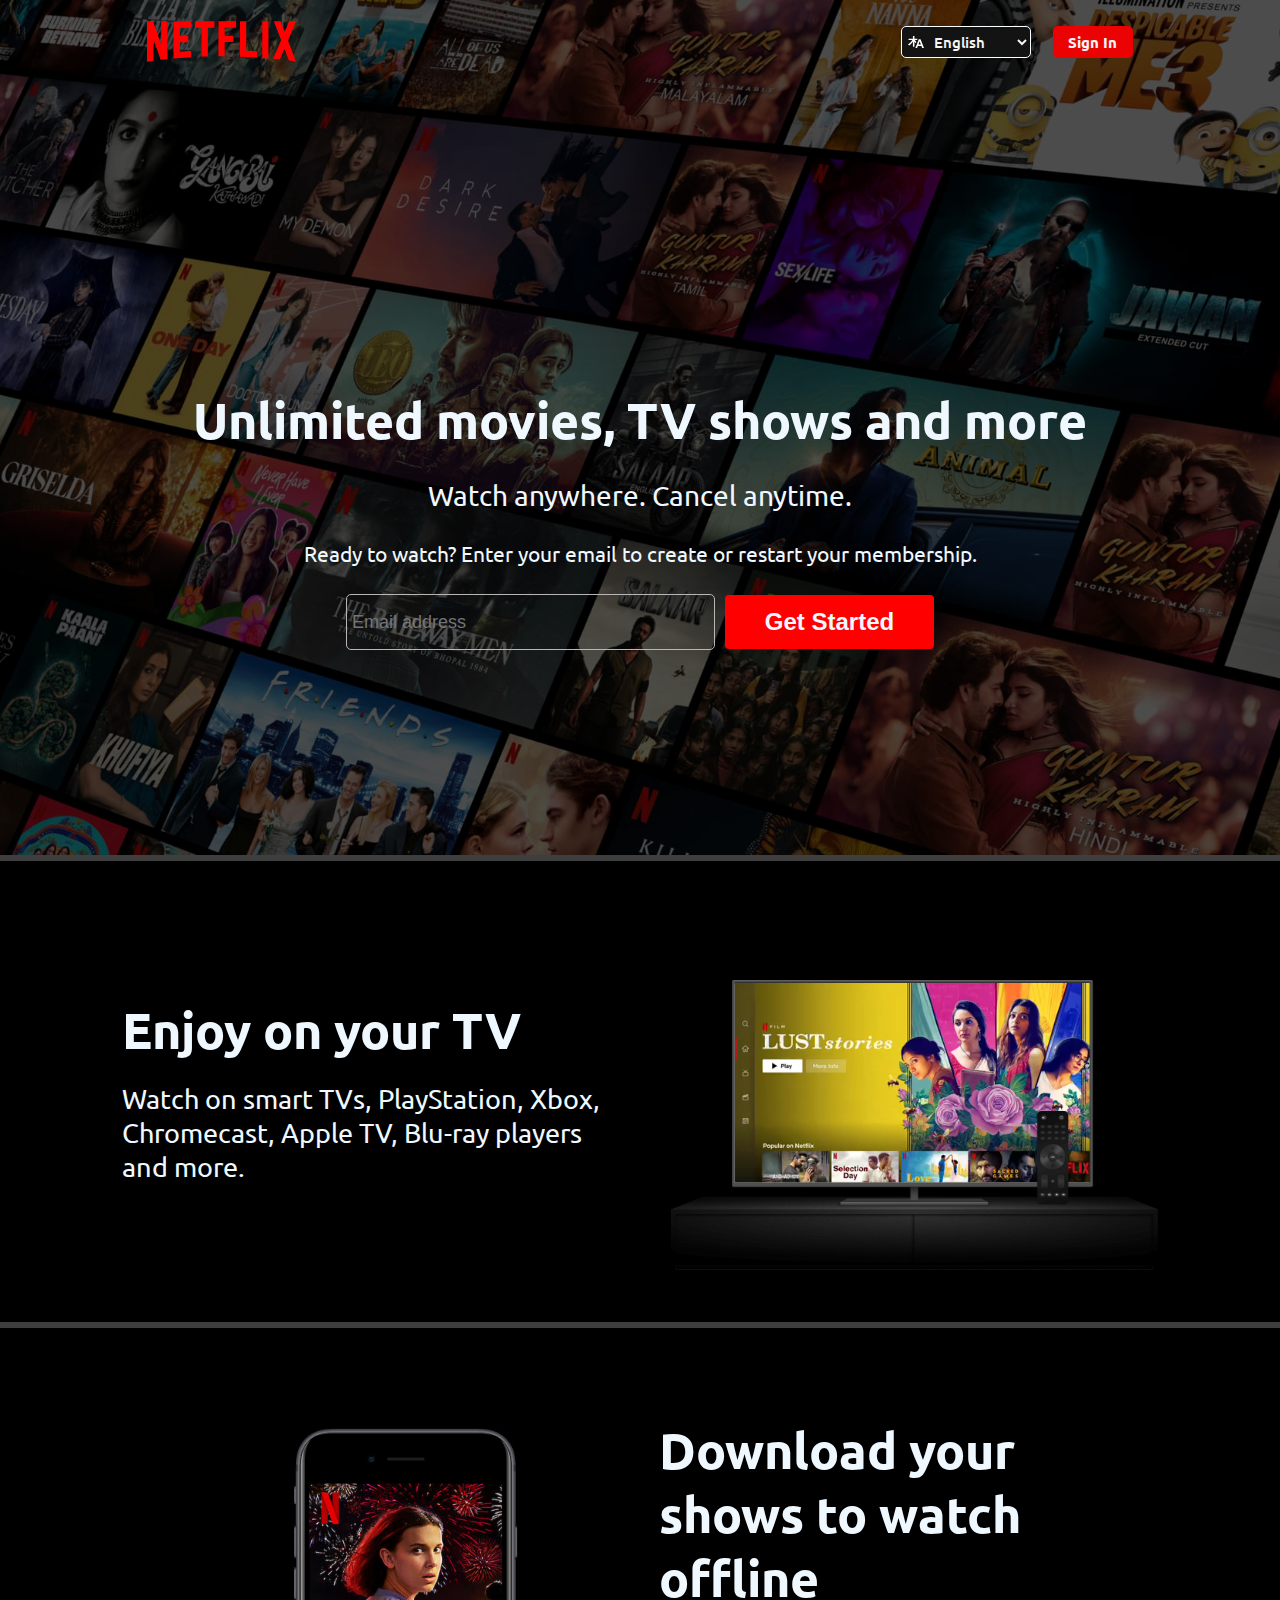
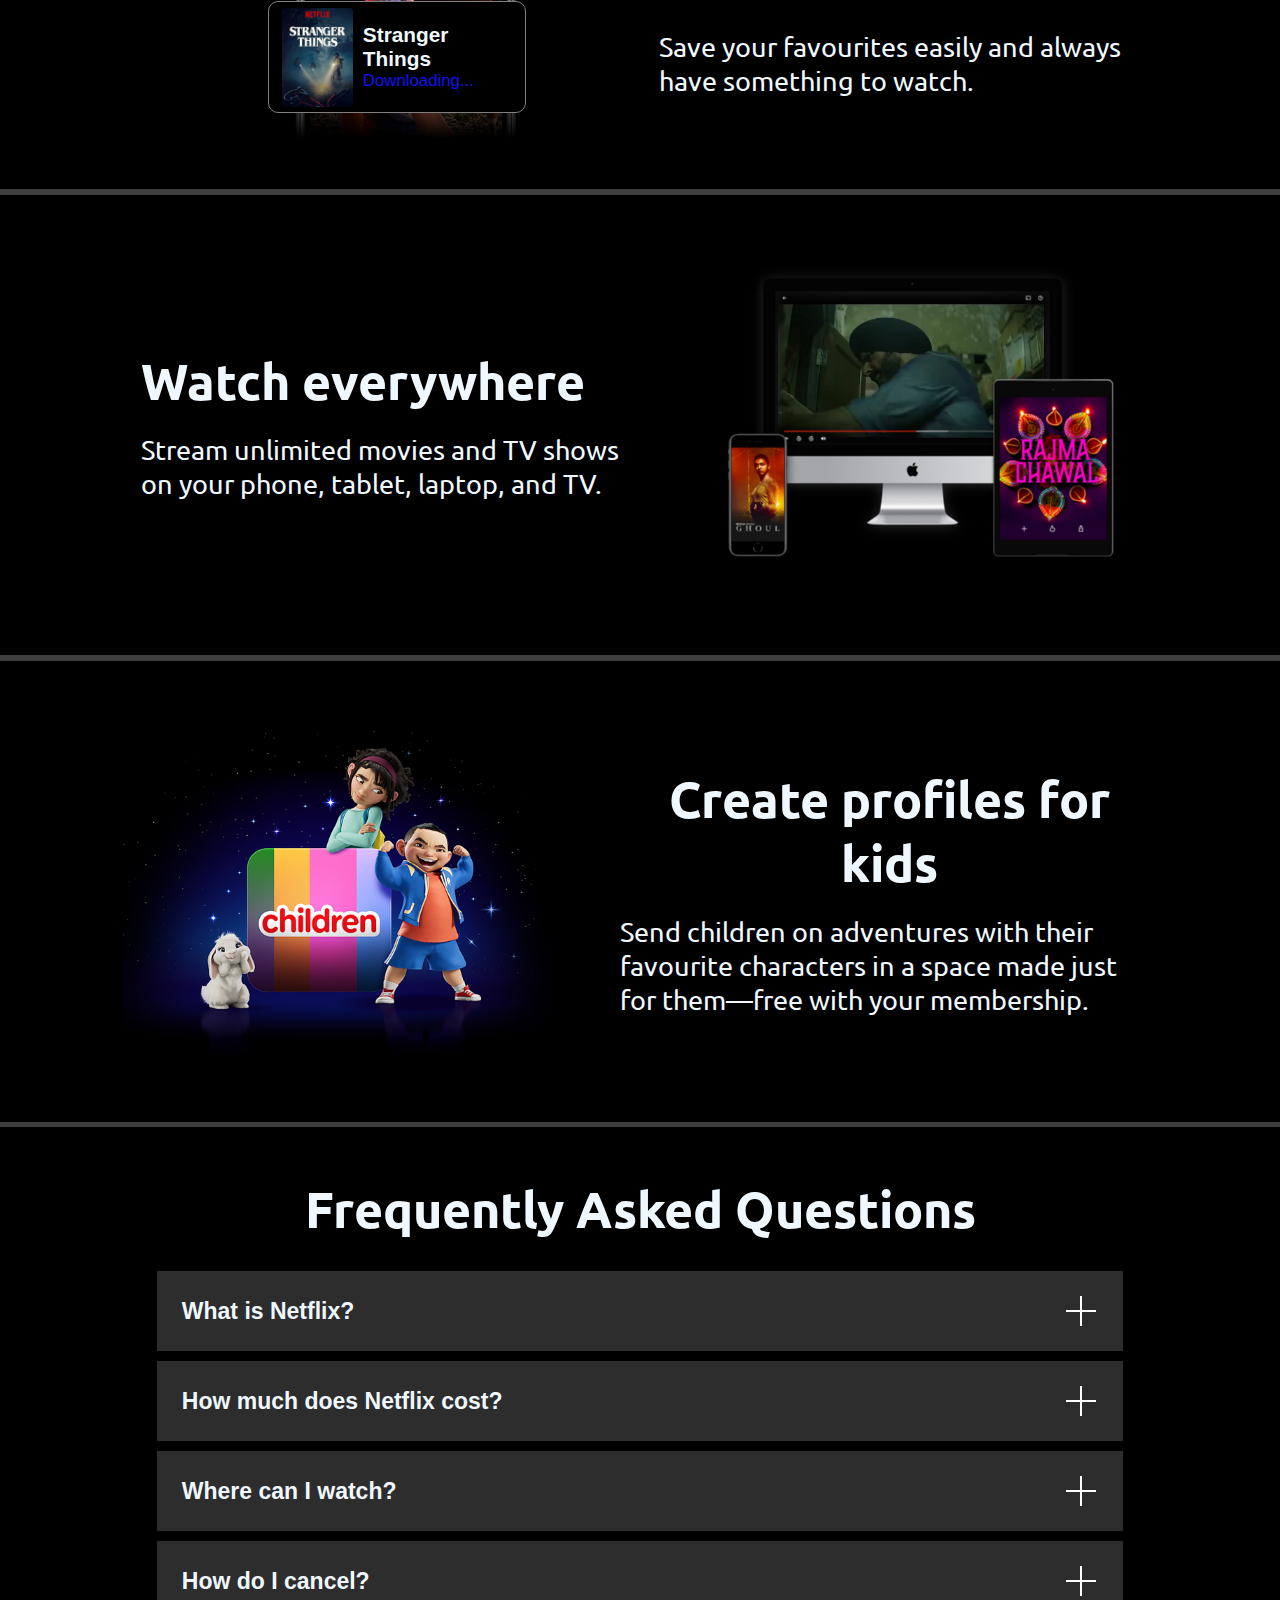
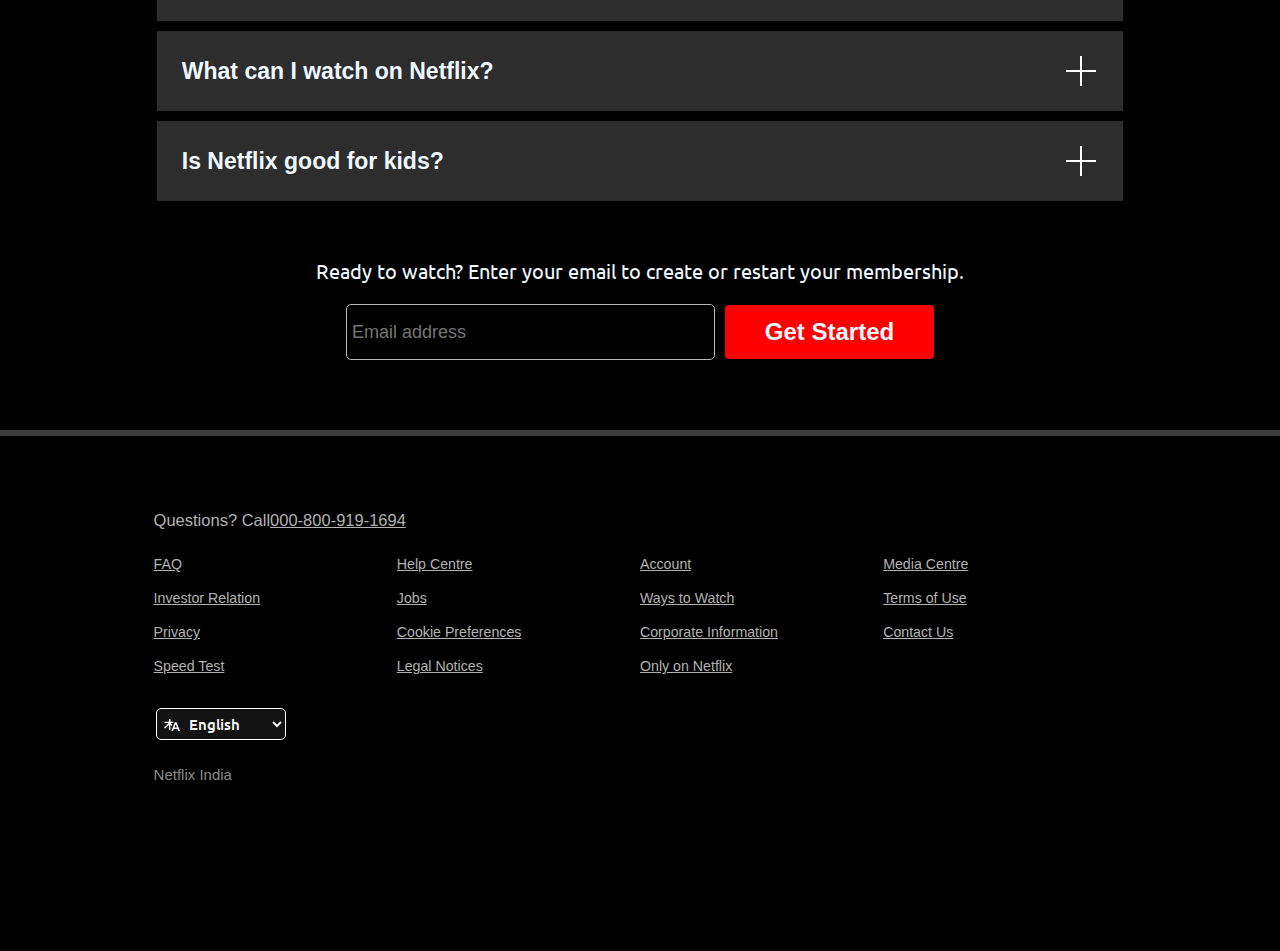
<file: index.html>
<!DOCTYPE html>
<html lang="en">

<head>
    <meta charset="UTF-8">
    <meta name="viewport" content="width=device-width, initial-scale=1.0">
    <title>Netflix</title>
    <link rel="stylesheet" href="style.css">
    <style>
        @import url('https://fonts.googleapis.com/css2?family=Ubuntu:ital,wght@0,300;0,400;0,500;0,700;1,300;1,400;1,500;1,700&display=swap');
    </style>
</head>

<body>

    <div class="cont">
        <div class="film"></div>
        <div class="nav">
            <img src="logo.svg" alt="logo" class="logo">
            <div class="nav1">
                <img src="lang.svg" alt="lang" class="langlogo">
                <select name="lang" class="lang">
                    <option value="english">English</option>
                    <option value="hindi">Hindi</option>
                </select>
                <button class="sign">Sign In</button>
            </div>
            <div class="nav2">
                <img src="lang.svg" alt="lang" class="langlogo">
                <select name="lang" class="lang" style="color: rgb(23 20 20);">
                    <option value="english">English</option>
                    <option value="hindi">Hindi</option>
                </select>
                <button class="sign">Sign In</button>
            </div>
        </div>
        <div class="txt">
            <div class="t1">
                <p>Unlimited movies, TV shows and more
                </p>
            </div>
            <div class="t2">
                <p>Watch anywhere. Cancel anytime.</p>
            </div>
            <div class="t3">
                <p>Ready to watch? Enter your email to create or restart your membership.</p>
            </div>
            <div class="s">
                <div class="input">
                    <input type="email" class="search" placeholder=" Email address">
                </div>
                <button>Get Started</button>
            </div>
        </div>
    </div>

    <div class="cont2">
        <div class="p1">
            <p class="t1">
                Enjoy on your TV
            </p>
            <p class="t4">
                Watch on smart TVs, PlayStation, Xbox, Chromecast, Apple TV, Blu-ray players and more.
            </p>
        </div>
        <div class="p2">
            <video src="video-tv-in-0819.m4v" class="vid" autoplay loop></video>
            <img src="tv.png" alt="tv" class="tv">
        </div>
    </div>

    <div class="cont3">
        <div class="p2">
            <img src="phone.jpg" alt="phone" class="phone">
            <div class="subposter">
                <img src="poster1.png" alt="poster" class="poster">
                <div class="subtxt">
                    <p>Stranger Things</p>
                    <p>Downloading...</p>
                </div>
            </div>
        </div>
        <div class="p1">
            <p class="t1">
                Download your shows to watch offline
            </p>
            <p class="t4">
                Save your favourites easily and always have something to watch.
            </p>
        </div>
    </div>

    <div class="cont4">
        <div class="p1">
            <p class="t1">
                Watch everywhere
            </p>
            <p class="t4">
                Stream unlimited movies and TV shows on your phone, tablet, laptop, and TV.
            </p>
        </div>
        <div class="p2">
            <video src="vid mac.m4v" class="vid" autoplay loop></video>
            <img src="mac.png" alt="mac" class="mac">
        </div>
    </div>

    <div class="cont5">
        <div class="p2">
            <img src="child.png" alt="child" class="child">
        </div>
        <div class="p1">
            <p class="t1">
                Create profiles for kids
            </p>
            <p class="t4">
                Send children on adventures with their favourite characters in a space made just for them—free with your
                membership.
            </p>
        </div>
    </div>

    <div class="cont6">
        <div class="p1 frequently">
            <p class="t1">
                Frequently Asked Questions
            </p>
        </div>
        <div class="sd">
            <p>What is Netflix?</p>
            <img src="plus.svg" alt="plus">
        </div>
        <div class="sd">
            <p>How much does Netflix cost?</p>
            <img src="plus.svg" alt="plus">
        </div>
        <div class="sd">
            <p>Where can I watch?</p>
            <img src="plus.svg" alt="plus">
        </div>
        <div class="sd">
            <p>How do I cancel?</p>
            <img src="plus.svg" alt="plus">
        </div>
        <div class="sd">
            <p>What can I watch on Netflix?</p>
            <img src="plus.svg" alt="plus">
        </div>
        <div class="sd">
            <p>Is Netflix good for kids?</p>
            <img src="plus.svg" alt="plus">
        </div>
        <div class="search2">
            <p>Ready to watch? Enter your email to create or restart your membership.</p>
            <div class="s">
                <div class="input">
                    <input type="email" class="search" placeholder=" Email address">
                </div>
                <button>Get Started</button>
            </div>
        </div>
    </div>
    <div class="cont7">
        <p>Questions? Call<u>000-800-919-1694</u></p>
        <p style="grid-column: 2/3; grid-row: 2/3; text-decoration: underline;">FAQ</p>
        <p style="grid-column: 3/4; grid-row: 2/3; text-decoration: underline;">Help Centre</p>
        <p style="grid-column: 4/5; grid-row: 2/3; text-decoration: underline;">Account</p>
        <p style="grid-column: 5/6; grid-row: 2/3; text-decoration: underline;">Media Centre</p>
        <p style="grid-column: 2/3; grid-row: 3/4; text-decoration: underline;">Investor Relation</p>
        <p style="grid-column: 3/4; grid-row: 3/4; text-decoration: underline;">Jobs</p>
        <p style="grid-column: 4/5; grid-row: 3/4; text-decoration: underline;">Ways to Watch</p>
        <p style="grid-column: 5/6; grid-row: 3/4; text-decoration: underline;">Terms of Use</p>
        <p style="grid-column: 2/3; grid-row: 4/5; text-decoration: underline;">Privacy</p>
        <p style="grid-column: 3/4; grid-row: 4/5; text-decoration: underline;">Cookie Preferences</p>
        <p style="grid-column: 4/5; grid-row: 4/5; text-decoration: underline;">Corporate Information</p>
        <p style="grid-column: 5/6; grid-row: 4/5; text-decoration: underline;">Contact Us</p>
        <p style="grid-column: 2/3; grid-row: 5/6; text-decoration: underline;">Speed Test</p>
        <p style="grid-column: 3/4; grid-row: 5/6; text-decoration: underline;">Legal Notices</p>
        <p style="grid-column: 4/5; grid-row: 5/6; text-decoration: underline;">Only on Netflix</p>
        <p style="position: relative; left: -18px; top: 10px;">
            <img src="lang.svg" alt="lang" class="langlogo2">
            <select name="lang" class="lang">
                <option value="english">English</option>
                <option value="hindi">Hindi</option>
            </select>
        </p>

        <p>Netflix India</p>
    </div>
    
    <div class="cont7b">
        <p>Questions? Call <u>000-800-919-1694</u></p>
        <p style="grid-column: 2/3; grid-row: 2/3; text-decoration: underline;">FAQ</p>
        <p style="grid-column: 3/4; grid-row: 2/3; text-decoration: underline;">Help Centre</p>
        <p style="grid-column: 2/3; grid-row: 3/4; text-decoration: underline;">Account</p>
        <p style="grid-column: 3/4; grid-row: 3/4; text-decoration: underline;">Media Centre</p>
        <p style="grid-column: 2/3; grid-row: 4/5; text-decoration: underline;">Investor Relation</p>
        <p style="grid-column: 3/4; grid-row: 4/5; text-decoration: underline;">Jobs</p>
        <p style="grid-column: 2/3; grid-row: 5/6; text-decoration: underline;">Ways to Watch</p>
        <p style="grid-column: 3/4; grid-row: 5/6; text-decoration: underline;">Terms of Use</p>
        <p style="grid-column: 2/3; grid-row: 6/7; text-decoration: underline;">Privacy</p>
        <p style="grid-column: 3/4; grid-row: 6/7; text-decoration: underline;">Cookie Preferences</p>
        <p style="grid-column: 2/3; grid-row: 7/8; text-decoration: underline;">Corporate Information</p>
        <p style="grid-column: 3/4; grid-row: 7/8; text-decoration: underline;">Contact Us</p>
        <p style="grid-column: 2/3; grid-row: 8/9; text-decoration: underline;">Speed Test</p>
        <p style="grid-column: 3/4; grid-row: 8/9; text-decoration: underline;">Legal Notices</p>
        <p style="grid-column: 2/3; grid-row: 9/10; text-decoration: underline;">Only on Netflix</p>
        <p style="position: relative; left: -18px; top: 10px;">
            <img src="lang.svg" alt="lang" class="langlogo2">
            <select name="lang" class="lang2">
                <option value="english" class="lg">English</option>
                <option value="hindi" class="lg">Hindi</option>
            </select>
        </p>

        <p>Netflix India</p>
    </div>

</body>

</html>
</file>
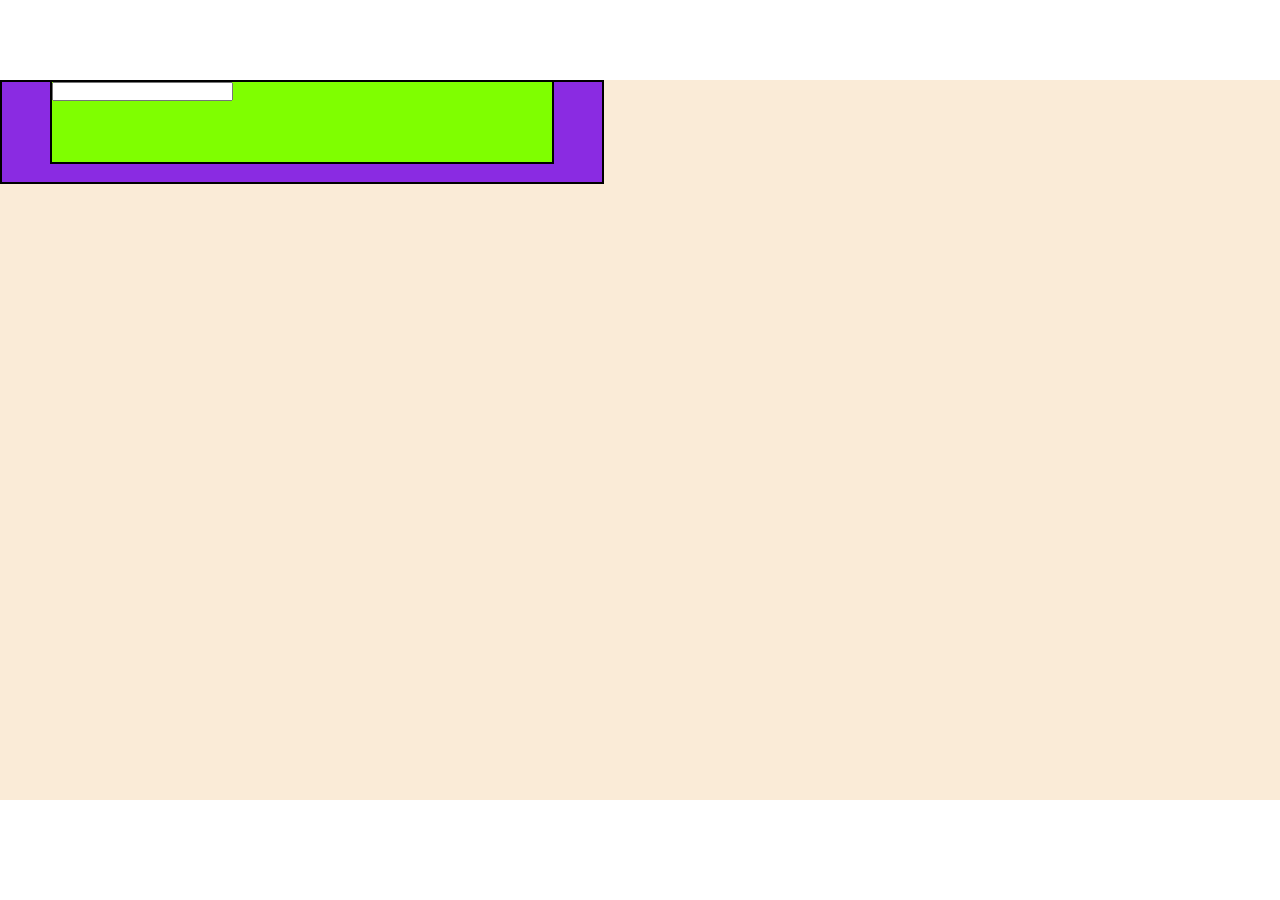
<file: test.html>
<!DOCTYPE html>
<html lang="en">
<head>
    <meta charset="UTF-8">
    <meta name="viewport" content="width=device-width, initial-scale=1.0">
    <title>Document</title>
    <style>
        *{
            margin: 0;
            padding: 0;
        }

        .cont{
            height: 80vh;
            width: 100vw;
            background-color: antiquewhite;
            position: relative;
            top: 80px;
        }

        .box{
            height: 100px;
            width: 600px;
            background-color: blueviolet;
            border: 2px solid black;
        }

        .box1{
            height: 80px;
            width: 500px;
            background-color: chartreuse;
            position: absolute;
            left: 50px;
            
        }
    </style>
</head>
<body>
    <div class="cont">
        <div class="box box1">
            <input type="text">
        </div>
        <div class="box2 box"></div>
    </div>
</body>
</html>
</file>
<file: style.css>
@media screen and (min-width:900px) {
    * {
        margin: 0;
        padding: 0;
    }

    body {
        background-color: rgb(62, 62, 62);
    }

    .cont {
        background-image: url(bpic.jpg);
        background-position: center center;
        background-repeat: no-repeat;
        background-size: cover;
        height: 95vh;
        width: 100%;
        position: relative;
    }

    .film {
        background-color: black;
        background-position: center;
        height: 100%;
        width: 100%;
        opacity: 0.6;
    }

    .nav {
        padding: 0;
        height: 83px;
        width: 77vw;
        position: absolute;
        top: 0px;
        margin: 0px 11.5vw 0px;
        display: flex;
        justify-content: space-between;
    }

    .logo {
        width: 149px;
    }

    .nav1 {
        display: flex;
        justify-content: center;
        align-items: center;
        position: relative;
        gap: 22px;
        position: relative;
        top: 0;
    }

    .nav2 {
        display: none;
    }

    option {
        text-align: center;
    }

    .langlogo {
        position: absolute;
        left: 7px;
    }

    .lang {
        font-family: "Ubuntu", sans-serif;
        margin: 0;
        padding: 0;
        border: none;
        border: 0.1px solid rgb(255, 255, 255);
        height: 32px;
        width: 130px;
        background-color: #141313;
        color: whitesmoke;
        border-radius: 5px;
        font-weight: 500;
        font-size: 15px;
    }

    .sign {
        font-family: "Ubuntu", sans-serif;
        border: none;
        height: 32px;
        width: 80px;
        background-color: rgb(235, 3, 3);
        color: whitesmoke;
        border-radius: 5px;
        font-size: medium;
        font-size: 15px;
        font-weight: bold;
    }

    .txt {
        margin: 5vw;
        padding: 0px;
        font-family: "Ubuntu", sans-serif;
        width: 90vw;
        height: 80%;
        color: aliceblue;
        position: absolute;
        bottom: -70px;
        display: flex;
        justify-content: center;
        align-items: center;
        flex-direction: column;
        gap: 27px;
    }

    .t1 {
        font-size: 50px;
        font-weight: bolder;
        text-align: center;
    }

    .t2 {
        font-size: 28px;
        font-weight: 400;
        text-align: center;
    }

    .t3 {
        font-size: 20.9px;
        font-weight: 400;
        text-align: center;
    }

    .search {
        height: 54px;
        width: 367px;
        color: rgb(255, 255, 255);
        background: none;
        font-size: large;
        border: none;
        border-radius: 5px;
    }

    .input {
        font-family: "Ubuntu", sans-serif;
        border: 1px solid rgb(184, 182, 182);
        border-radius: 5px;
        color: gray;

    }

    .s {
        display: flex;
        justify-content: center;
        align-items: center;
        gap: 10px;
        position: relative;
        flex-wrap: wrap;
    }

    .lab {
        left: 10px;
    }

    .s>button {
        height: 54px;
        width: 209px;
        font-size: x-large;
        font-weight: bolder;
        border: none;
        border-radius: 4px;
        background-color: red;
        color: aliceblue;
    }

    .t4 {
        font-size: 27px;
        font-weight: 400;
        font-family: "Ubuntu", sans-serif;
    }

    .cont4,
    .cont2,
    .cont3,
    .cont4,
    .cont5
    {
        margin: 0;
        padding: 0;
        background-color: black;
        height: 36vw;
        width: 100%;
        margin-top: 6px;
        display: flex;
        justify-content: center;
        align-items: center;
        gap: 50px;
        flex-wrap: wrap;
    }

    .p1 {
        height: 70%;
        width: 39%;
        color: aliceblue;
        font-family: "Ubuntu", sans-serif;
        display: flex;
        flex-direction: column;
        justify-content: center;
        align-items: flex-start;
        gap: 20px;
    }

    .cont4 .p2 {
        width: 35%;
        position: relative;
    }

    .cont4 .mac {
        height: 100%;
        width: 100%;
        background: transparent;
        position: relative;
        z-index: 1;
    }

    .cont4 .vid {
        position: absolute;
        top: 12%;
        left: 19.6%;
        z-index: 0;
        height: 44%;
    }

    .cont2 .p2 {
        width: 38%;
        position: relative;
    }

    .cont2 .tv {
        width: 100%;
        background: transparent;
        position: relative;
        z-index: 1;
    }

    .cont2 .vid {
        position: absolute;
        top: 19%;
        left: 13%;
        width: 76%;
    }

    .cont3 .p2 {
        width: 38%;
        position: relative;
    }

    .phone {
        width: 100%;
        height: 100%;
        object-fit: cover;
        scale: 1;
        position: relative;
        left: 40px;
    }

    .cont3 .p1 p {
        align-self: flex-start;
        text-align: left;
    }

    .subposter {
        background-color: black;
        border: 1px solid gray;
        border-radius: 10px;
        height: 110px;
        width: 20vw;
        position: absolute;
        bottom: 8%;
        left: 30%;
        display: flex;
        align-items: center;
    }

    .poster {
        height: 90%;
        position: relative;
        left: 13px;
        border-radius: 3px;
    }

    .subtxt {
        position: relative;
        right: -9%;
        width: 60%;
    }

    .subtxt>p:first-child {
        color: aliceblue;
        font-size: 130%;
        font-family: sans-serif;
        font-weight: bold;
    }

    .subtxt>p:nth-child(2) {
        color: rgb(19, 19, 237);
        font-size: 105%;
        font-family: sans-serif;
    }
    
    .cont5 .p2 {
        width: 35%;
        position: relative;
    }

    .cont5 .child {
        height: 100%;
        width: 100%;
        background: transparent;
        position: relative;
        z-index: 1;
    }

    .cont5 .p1 
    {
        height: 50%;
        width: 42%;
        color: aliceblue;
        font-family: "Ubuntu", sans-serif;
        display: flex;
        flex-direction: column;
        justify-content: center;
        align-items: flex-start;
        gap: 20px;
    }

    .cont6
    {
        margin: 0;
        margin-top: 5px;
        padding: 0;
        padding-top: 50px;
        width: 100%;
        background-color: black;
        display: flex;
        flex-direction: column;
        gap: 10px;
        justify-content: center;
        align-items: center;
    }

    .frequently{
        width: 95vw;
        display: flex;
        justify-content: center;
        align-items: center;
        justify-self: center;
        margin-bottom: 20px;
    }

    .sd{
        font-family: sans-serif;
        height: 80px;
        width: 75.5vw;
        background-color: rgb(46, 45, 45);
        color: aliceblue;
        font-size: 23px;
        display: grid;
        grid-template-columns: 70% auto 85px;
        font-weight: 550;
    }

    .sd > p{
        margin-left: 25px;
        align-self: center;
    }

    .sd > img{
        grid-column: 3/4;
        align-self: center;
        justify-self: center;
    }

    .search2{
        margin-top: 47px;
        display: flex;
        flex-direction: column;
        align-items: center;
        gap: 20px;
        margin-bottom: 70px;
    }

    .search2 > p{
        color: aliceblue;
        font-family: "Ubuntu", sans-serif;
        font-size: 20px;
        text-align: center;
    }

    .cont7{
        height: 440px;
        margin-top: 6px;
        background-color: black;
        padding-top: 75px;
        display: grid;
        grid-template-columns: 12vw 19vw 19vw 19vw 19vw auto;
        grid-template-rows: 45px 34px 34px 34px 40px 50px;
        font-size: 14.2px;
    }

    .cont7 > p{
        font-family:sans-serif;
        color: rgb(178, 178, 179);
        grid-column: 2/5;
    }

    .cont7 > p:first-child{
        font-size: 16.5px;
    }

    .langlogo2{
        position: relative;
        top: 3px;
        left: 28px;
    }

    .cont7 > p:last-child{
        font-size: 15px;
        position: relative;
        top: 18px;
        color: rgb(138, 138, 138);
        font-family: sans-serif;
        height: 70px;
    }

    .cont7b{
        display:none;
    }
}

@media screen and (max-width:900px) {
    * {
        margin: 0;
        padding: 0;
    }

    body {
        background-color: rgb(62, 62, 62);
    }

    .cont {
        background-image: url(bpic.jpg);
        background-position: center center;
        background-repeat: no-repeat;
        background-size: cover;
        height: 500px;
        width: 100%;
        position: relative;
    }

    .film {
        background-color: black;
        background-position: center;
        height: 100%;
        width: 100%;
        opacity: 0.6;
    }

    .nav {
        padding: 0;
        height: 83px;
        width: 77vw;
        position: absolute;
        top: 0px;
        margin: 0px 11.5vw 0px 11.5vw;
        display: flex;
        justify-content: space-between;
        flex-wrap: wrap;
    }

    .logo {
        width: 98px;
    }

    .nav2 {
        display: flex;
        justify-content: center;
        align-items: center;
        position: relative;
        top: 0px;
        gap: 8px;
    }

    .nav1 {
        display: none;
    }

    option {
        text-align: center;
    }

    .langlogo {
        position: absolute;
        left: 7px;
    }

    .lang {
        margin: 0;
        padding: 0;
        border: none;
        border: 0.1px solid gray;
        height: 32px;
        width: 60px;
        background-color: #141313;
        color: rgb(255, 255, 255);
        border-radius: 5px;
    }


    .lang2{
        margin: 0;
        padding: 0;
        border: none;
        border: 0.1px solid gray;
        height: 32px;
        width: 130px;
        background-color: #141313;
        color: rgb(255, 255, 255);
        border-radius: 5px;
    }

    .sign {
        font-family: "Ubuntu", sans-serif;
        border: none;
        height: 32px;
        width: 80px;
        background-color: rgb(235, 3, 3);
        color: whitesmoke;
        border-radius: 5px;
        font-size: medium;
        font-size: 15px;
        font-weight: bold;
    }

    .txt {
        margin: 0px 10vw;
        padding: 0px;
        font-family: "Ubuntu", sans-serif;
        width: 80vw;
        height: 80%;
        color: aliceblue;
        position: absolute;
        bottom: 0px;
        display: flex;
        justify-content: center;
        align-items: center;
        flex-direction: column;
        gap: 20px;
    }

    .t1 {
        font-size: 32px;
        font-weight: bolder;
        text-align: center;
    }

    .t2 {
        font-size: 20px;
        font-weight: 400;
        text-align: center;
    }

    .t3 {
        font-size: 18px;
        font-weight: 400;
        text-align: center;
    }

    .search {
        height: 54px;
        width: 75vw;
        color: rgb(255, 255, 255);
        background: none;
        font-size: large;
        border: none;
        border-radius: 5px;
    }

    .input {
        font-family: "Ubuntu", sans-serif;
        border: 1px solid rgb(184, 182, 182);
        border-radius: 5px;
        color: gray;

    }

    .s {
        display: flex;
        justify-content: center;
        align-items: center;
        gap: 10px;
        position: relative;
        flex-wrap: wrap;
    }

    .lab {
        left: 10px;
    }

    .s>button {
        height: 44px;
        width: 160px;
        font-size: large;
        font-weight: bolder;
        border: none;
        border-radius: 4px;
        background-color: red;
        color: aliceblue;
    }

    .t4 {
        font-size: 2.5vw;
        font-weight: 400;
        font-family: "Ubuntu", sans-serif;
    }

    .cont4,
    .cont2
    {
        margin: 0;
        padding: 0;
        background-color: black;
        height: 68vw;
        width: 100%;
        margin-top: 6px;
        display: flex;
        flex-direction: column;
        align-items: center;
    }

    .cont3,
    .cont5
    {
        margin: 0;
        padding: 0;
        background-color: black;
        height: 68vw;
        width: 100%;
        margin-top: 6px;
        display: flex;
        flex-direction: column-reverse;
        align-items: center;
    }

    .p1
    {
        height: 40%;
        width: 100%;
        color: aliceblue;
        font-family: "Ubuntu", sans-serif;
        display: flex;
        flex-direction: column;
        justify-content: center;
        align-items: center;
        text-align: center;
        gap: 15px;
    }

    .p1 .t1{
        font-size: 4.2vw;
        font-weight: bolder;
        text-align: center;
        width: 50%;
    }


    .cont4 .p2 {
        width: 60%;
        position: relative;
    }

    .cont4 .mac {
        height: 100%;
        width: 100%;
        background: transparent;
        position: relative;
        z-index: 1;
    }

    .cont4 .vid {
        position: absolute;
        top: 12%;
        left: 19.6%;
        z-index: 0;
        height: 44%;
    }

    .cont2 .p2 {
        width: 60%;
        position: relative;
    }

    .cont2 .tv {
        width: 100%;
        background: transparent;
        position: relative;
        z-index: 1;
    }

    .cont2 .vid {
        position: absolute;
        top: 19%;
        left: 13%;
        width: 76%;
    }

    .cont3 .p2 {
        width: 60%;
        position: relative;
    }

    .phone {
        width: 100%;
        height: 100%;
        object-fit: cover;
        object-position: center center;
    }

    .subposter {
        background-color: black;
        border: 1px solid gray;
        border-radius: 8px;
        height: 22%;
        width: 36vw;
        position: absolute;
        bottom: 8%;
        left: 20%;
        display: flex;
        align-items: center;
    }

    .poster {
        height: 90%;
        position: relative;
        left: 2%;
        border-radius: 3px;
    }

    .subtxt {
        position: relative;
        right: -9%;
        width: 60%;
    }

    .subtxt>p:first-child {
        color: aliceblue;
        font-size: 2.2vw;
        font-family: sans-serif;
        font-weight: bold;
    }

    .subtxt>p:nth-child(2) {
        color: rgb(19, 19, 237);
        font-size: 1.5vw;
        font-family: sans-serif;
    }
    
    .cont5 .p2 {
        width: 60%;
        position: relative;
    }

    .cont5 .child {
        height: 100%;
        width: 100%;
        background: transparent;
        position: relative;
        z-index: 1;
    }

    .cont5 .p1 
    {
        height: 50%;
        width: 95%;
        color: aliceblue;
        font-family: "Ubuntu", sans-serif;
        display: flex;
        flex-direction: column;
        justify-content: center;
        align-items: center;
        gap: 20px;
    }

    .cont6
    {
        margin: 0;
        margin-top: 5px;
        padding: 0;
        padding-top: 50px;
        width: 100%;
        background-color: black;
        display: flex;
        flex-direction: column;
        gap: 10px;
        justify-content: center;
        align-items: center;
    }

    .frequently{
        width: 95vw;
        display: flex;
        justify-content: center;
        align-items: center;
        justify-self: center;
        margin-bottom: 20px;
    }

    .sd{
        font-family: sans-serif;
        height: 75px;
        width: 87vw;
        background-color: rgb(46, 45, 45);
        color: aliceblue;
        font-size: 16px;
        display: grid;
        grid-template-columns: 70% auto 85px;
        font-weight: 550;
    }

    .sd > p{
        margin-left: 25px;
        align-self: center;
    }

    .sd > img{
        grid-column: 3/4;
        align-self: center;
        justify-self: center;
        height: 27px;
    }

    .search2{
        width: 90vw;
        margin-top: 47px;
        display: flex;
        flex-direction: column;
        gap: 20px;
        margin-bottom: 70px;
        align-items: center;
    }

    .search2 > p{
        color: aliceblue;
        width: 70vw;
        font-family: "Ubuntu", sans-serif;
        font-size: 20px;
        text-align: center;
    }

    .cont7b{
        height: 455px;
        margin-top: 6px;
        background-color: black;
        padding-top: 27px;
        display: grid;
        grid-template-columns: 4.8vw 47vw 40vw auto;
        grid-template-rows: 45px 36px 36px 36px 36px 36px 36px 36px 36px 40px 50px;
        font-size: 14.2px;
    }

    .cont7b > p{
        font-family:sans-serif;
        color: rgb(187, 187, 187);
        grid-column: 2/5;
    }

    .cont7b > p:first-child{
        font-size: 16.5px;
    }

    .langlogo2{
        position: relative;
        top: 3px;
        left: 28px;
    }

    .cont7b > p:last-child{
        font-size: 15px;
        position: relative;
        top: 18px;
        color: rgb(138, 138, 138);
        font-family: sans-serif;
    }

    .cont7{
        display: none;
    }

}
</file>
